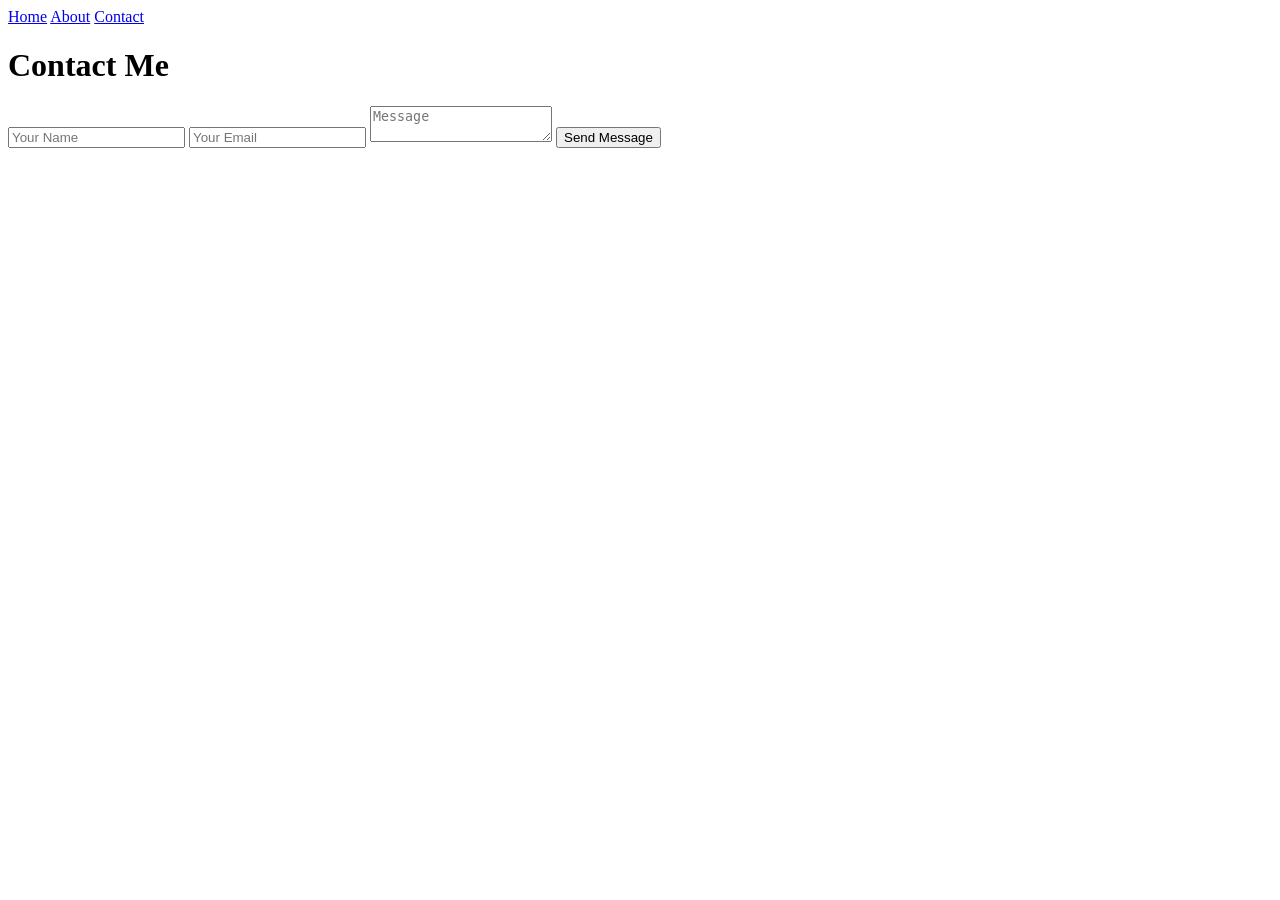
<file: contact.html>
<!DOCTYPE html>
<html lang="en">
<head>
    <!-- Same head section as index.html -->
</head>
<body>
    <nav>
        <a href="index.html">Home</a>
        <a href="about.html">About</a>
        <a href="contact.html">Contact</a>
    </nav>

    <div class="container">
        <h1>Contact Me</h1>
        <form>
            <input type="text" placeholder="Your Name">
            <input type="email" placeholder="Your Email">
            <textarea placeholder="Message"></textarea>
            <button>Send Message</button>
        </form>
    </div>

    <!-- Same footer as index.html -->
</body>
</html>
</file>
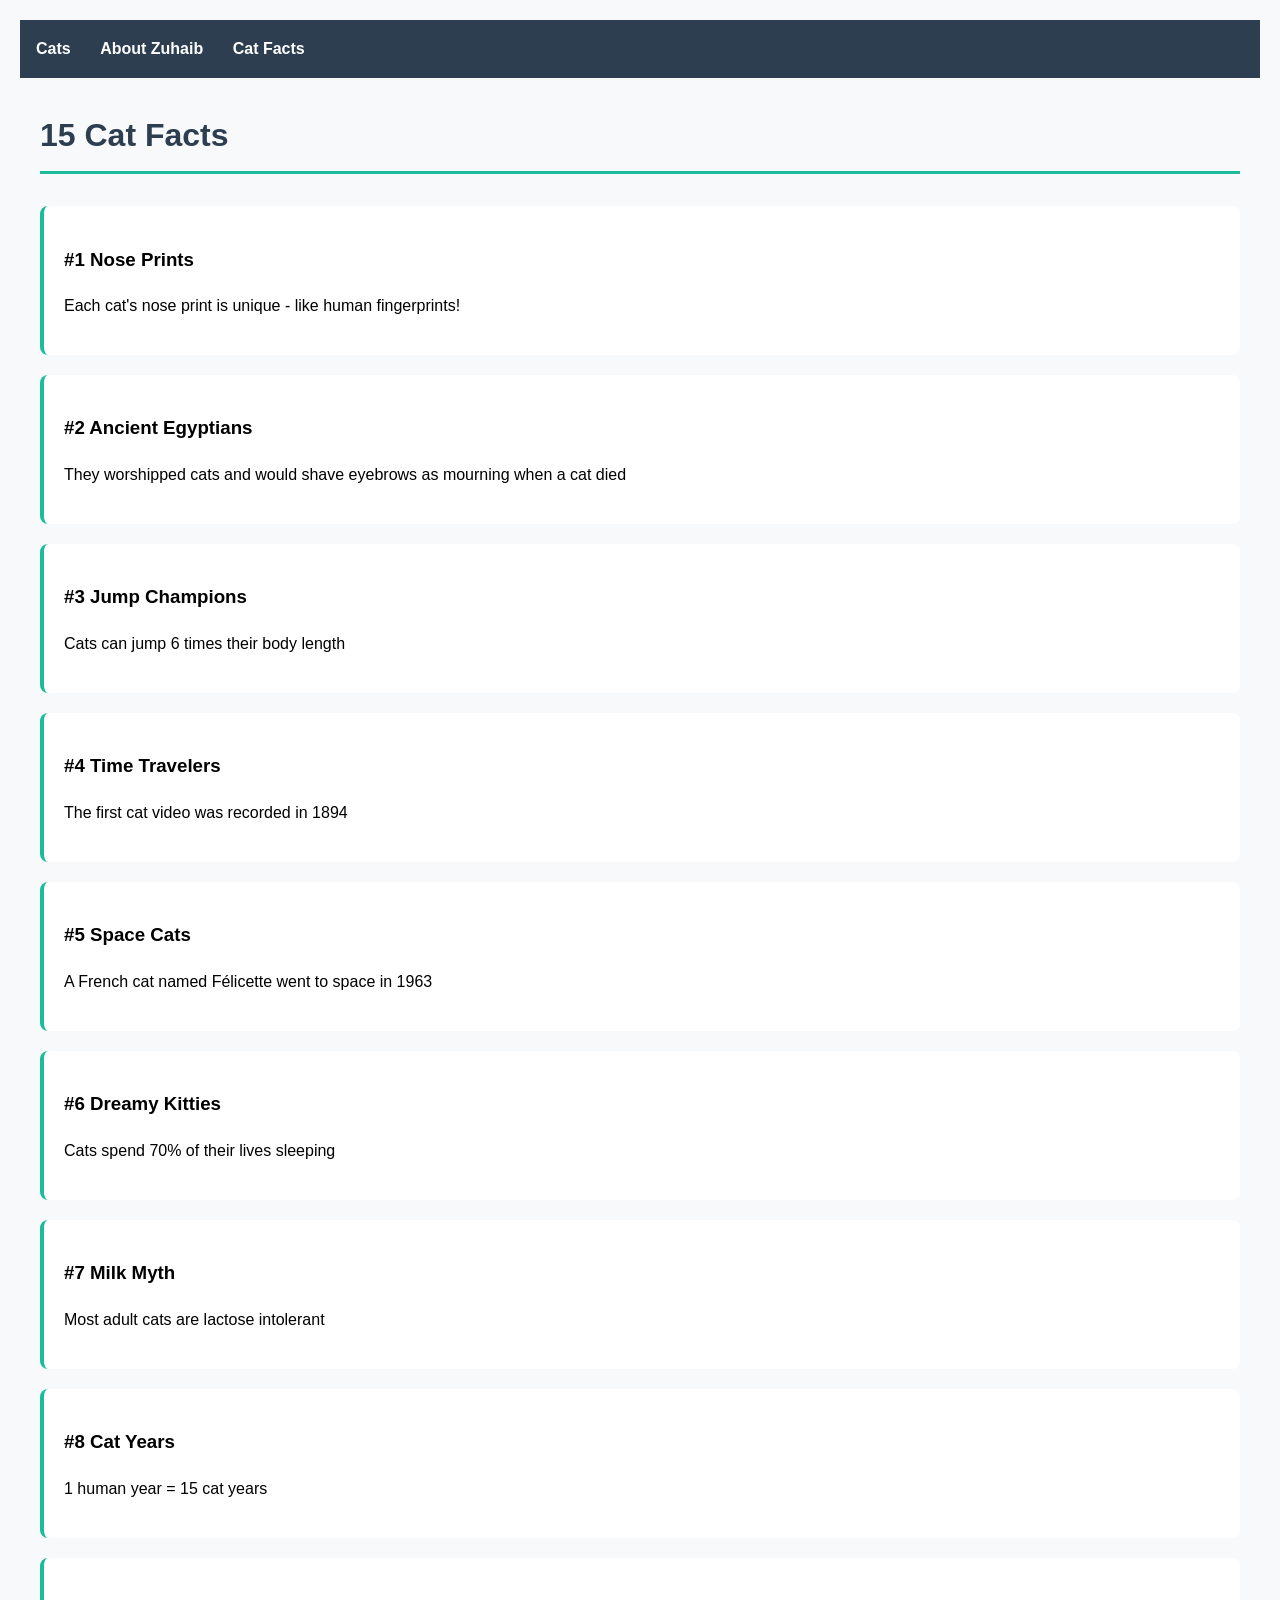
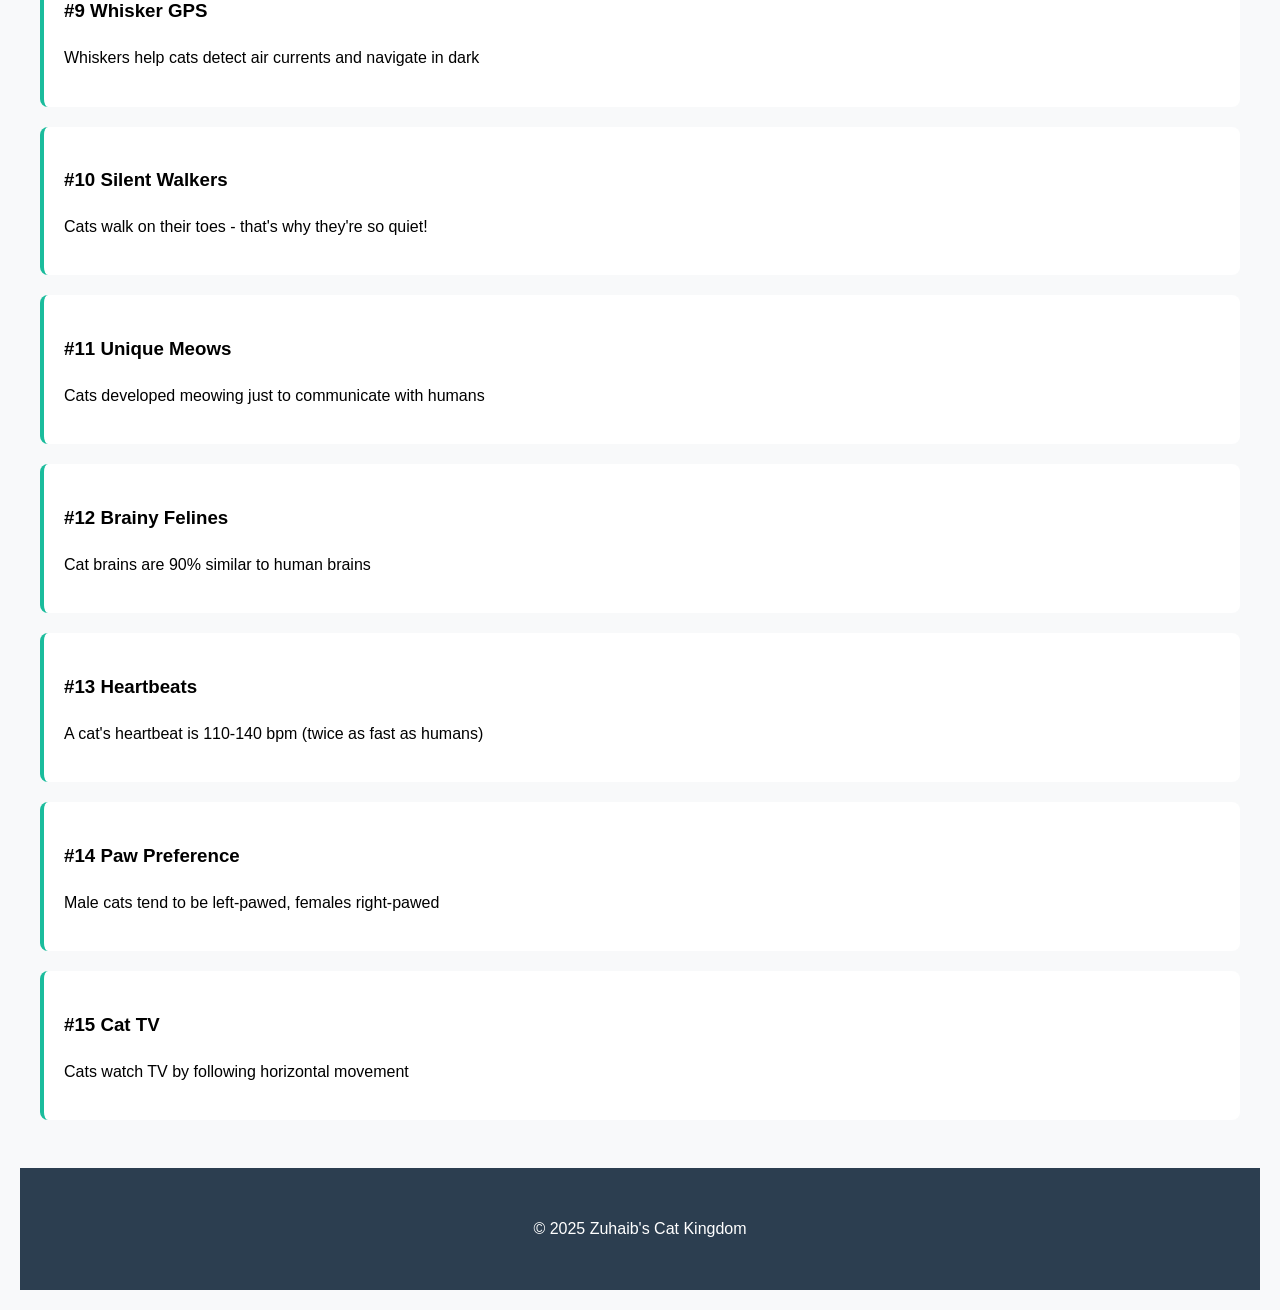
<file: facts.html>
<!DOCTYPE html>
<html lang="en">
<head>
    <meta charset="UTF-8">
    <meta name="viewport" content="width=device-width, initial-scale=1">
    <title>Cat Facts</title>
    <link rel="stylesheet" href="style.css">
</head>
<body>
    <nav>
        <a href="index.html">Cats</a>
        <a href="about.html">About Zuhaib</a>
        <a href="facts.html">Cat Facts</a>
    </nav>

    <div class="container">
        <h1> 15 Cat Facts</h1>
        
        <div class="facts-list">
            <div class="fact-card">
                <h3>#1 Nose Prints</h3>
                <p>Each cat's nose print is unique - like human fingerprints!</p>
            </div>

            <div class="fact-card">
                <h3>#2 Ancient Egyptians</h3>
                <p>They worshipped cats and would shave eyebrows as mourning when a cat died</p>
            </div>

            <div class="fact-card">
                <h3>#3 Jump Champions</h3>
                <p>Cats can jump 6 times their body length</p>
            </div>

            <div class="fact-card">
                <h3>#4 Time Travelers</h3>
                <p>The first cat video was recorded in 1894</p>
            </div>

            <div class="fact-card">
                <h3>#5 Space Cats</h3>
                <p>A French cat named Félicette went to space in 1963</p>
            </div>

            <div class="fact-card">
                <h3>#6 Dreamy Kitties</h3>
                <p>Cats spend 70% of their lives sleeping</p>
            </div>

            <div class="fact-card">
                <h3>#7 Milk Myth</h3>
                <p>Most adult cats are lactose intolerant</p>
            </div>

            <div class="fact-card">
                <h3>#8 Cat Years</h3>
                <p>1 human year = 15 cat years</p>
            </div>

            <div class="fact-card">
                <h3>#9 Whisker GPS</h3>
                <p>Whiskers help cats detect air currents and navigate in dark</p>
            </div>

            <div class="fact-card">
                <h3>#10 Silent Walkers</h3>
                <p>Cats walk on their toes - that's why they're so quiet!</p>
            </div>

            <div class="fact-card">
                <h3>#11 Unique Meows</h3>
                <p>Cats developed meowing just to communicate with humans</p>
            </div>

            <div class="fact-card">
                <h3>#12 Brainy Felines</h3>
                <p>Cat brains are 90% similar to human brains</p>
            </div>

            <div class="fact-card">
                <h3>#13 Heartbeats</h3>
                <p>A cat's heartbeat is 110-140 bpm (twice as fast as humans)</p>
            </div>

            <div class="fact-card">
                <h3>#14 Paw Preference</h3>
                <p>Male cats tend to be left-pawed, females right-pawed</p>
            </div>

            <div class="fact-card">
                <h3>#15 Cat TV</h3>
                <p>Cats watch TV by following horizontal movement</p>
            </div>
        </div>
    </div>

    <footer>
        <p>© 2025 Zuhaib's Cat Kingdom</p>
    </footer>
</body>
</html>
</file>
<file: style.css>
/* Base Styles */
body {
    font-family: 'Arial', sans-serif;
    line-height: 1.6;
    margin: 0;
    padding: 20px;
    background: #f8f9fa;
}

nav {
    background: #2c3e50;
    padding: 1rem;
    margin-bottom: 2rem;
    position: sticky;
    top: 0;
    z-index: 1000;
}

nav a {
    color: white;
    text-decoration: none;
    margin-right: 25px;
    font-weight: bold;
}

nav a:hover {
    color: #1abc9c;
}

.container {
    max-width: 1200px;
    margin: 0 auto;
    padding: 0 15px;
}

/* Gallery Styles */
.gallery {
    display: grid;
    grid-template-columns: repeat(auto-fit, minmax(250px, 1fr));
    gap: 25px;
    margin-top: 2rem;
}

.cat-card {
    background: white;
    border-radius: 10px;
    padding: 15px;
    box-shadow: 0 3px 6px rgba(0,0,0,0.1);
    text-align: center;
    transition: transform 0.3s ease;
}

.cat-card:hover {
    transform: translateY(-5px);
}

.cat-card img {
    width: 100%;
    height: 200px;
    object-fit: cover;
    border-radius: 8px;
    margin-bottom: 10px;
}

/* Facts Page */
.facts-list {
    display: grid;
    gap: 20px;
    margin-top: 2rem;
}

.fact-card {
    background: #fff;
    padding: 20px;
    border-radius: 8px;
    border-left: 4px solid #1abc9c;
    transition: transform 0.2s ease;
}

.fact-card:hover {
    transform: scale(1.02);
}

/* About Page Fixes */
.about-gallery {
    display: flex;
    gap: 20px;
    margin: 2rem 0;
}

.about-image {
    flex: 1;
    position: relative;
    padding-top: 56.25%; /* 16:9 aspect ratio */
    border-radius: 10px;
    overflow: hidden;
}

.about-image img {
    position: absolute;
    top: 0;
    left: 0;
    width: 100%;
    height: 100%;
    object-fit: cover;
    border-radius: 10px;
    box-shadow: 0 4px 8px rgba(0,0,0,0.1);
}

footer {
    text-align: center;
    margin-top: 3rem;
    padding: 2rem;
    background: #2c3e50;
    color: white;
    position: relative;
}

h1 {
    color: #2c3e50;
    border-bottom: 3px solid #1abc9c;
    padding-bottom: 10px;
    margin-bottom: 1.5rem;
}

/* Responsive Design */
@media (max-width: 768px) {
    .about-gallery {
        flex-direction: column;
    }
    
    .about-image {
        padding-top: 75%; /* 4:3 ratio for mobile */
    }
    
    .cat-card img {
        height: 180px;
    }
    
    nav a {
        margin-right: 15px;
        font-size: 0.9rem;
    }
}
</file>
